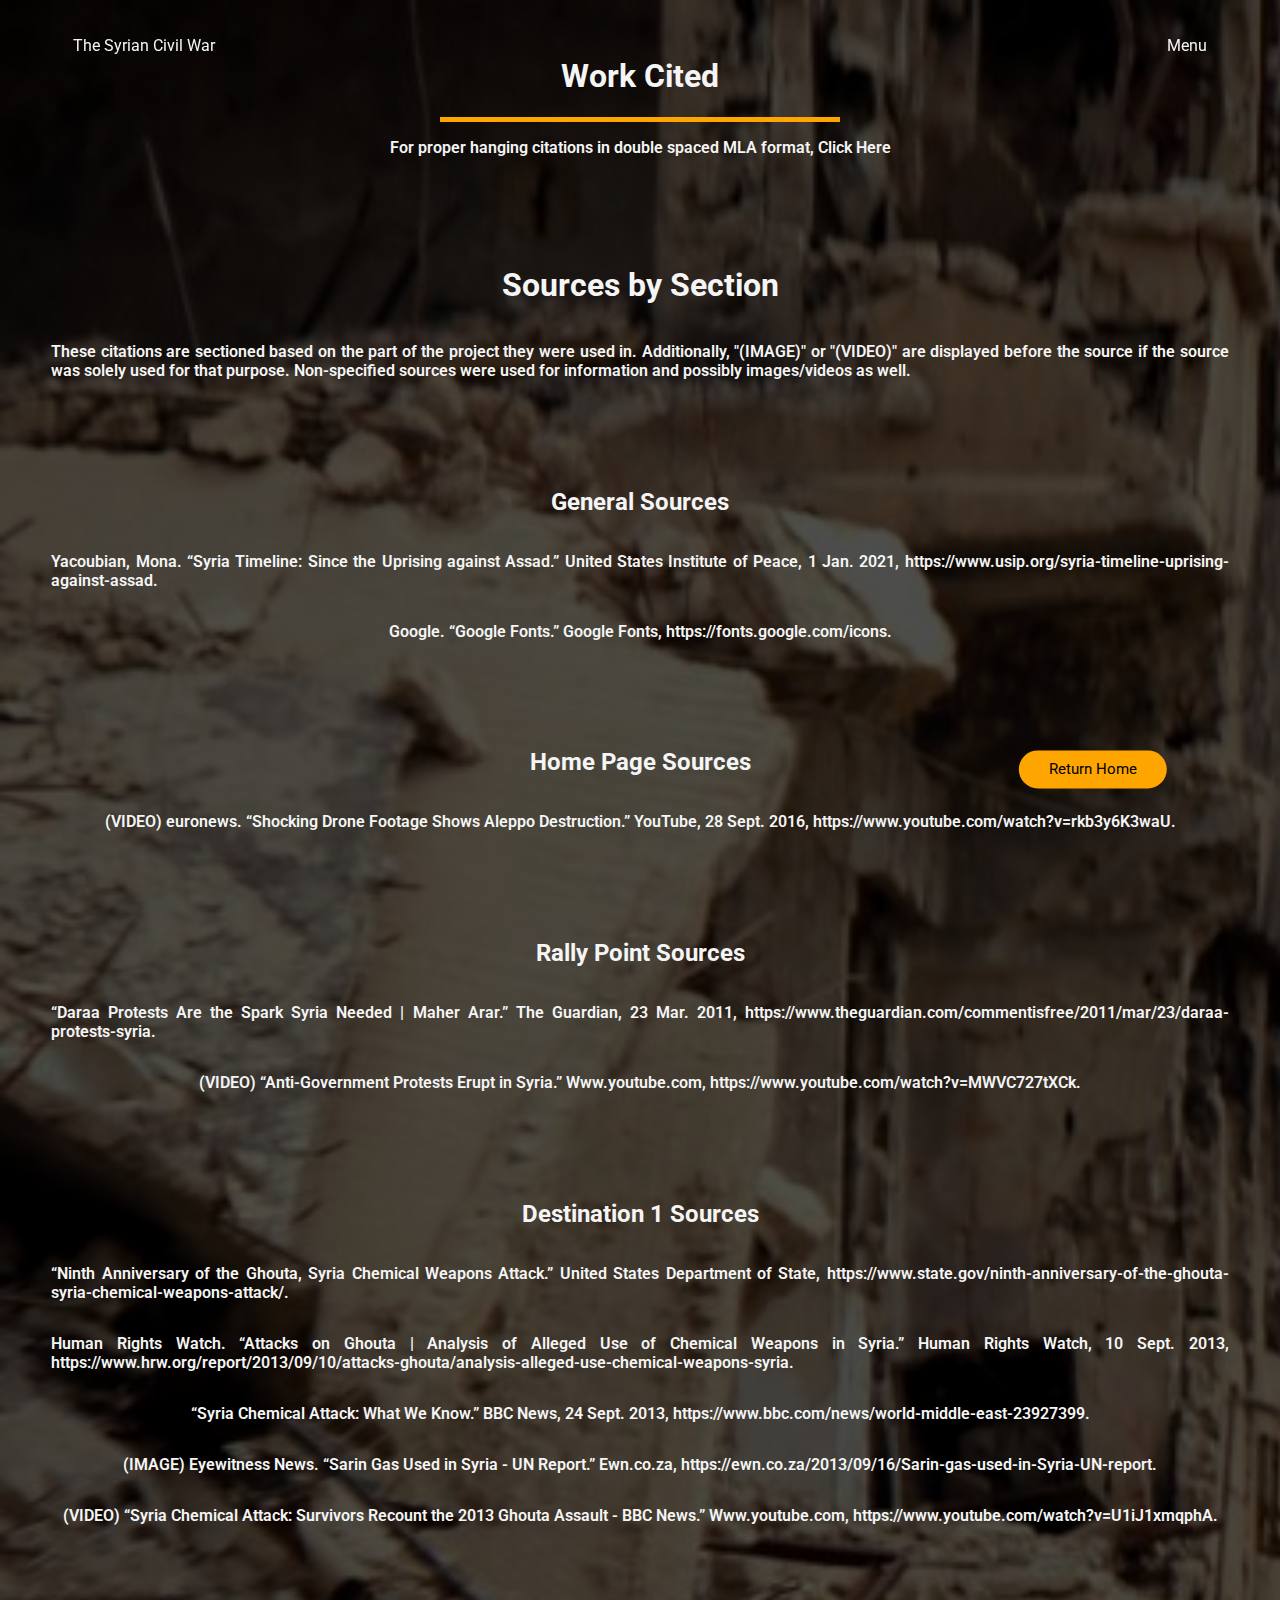
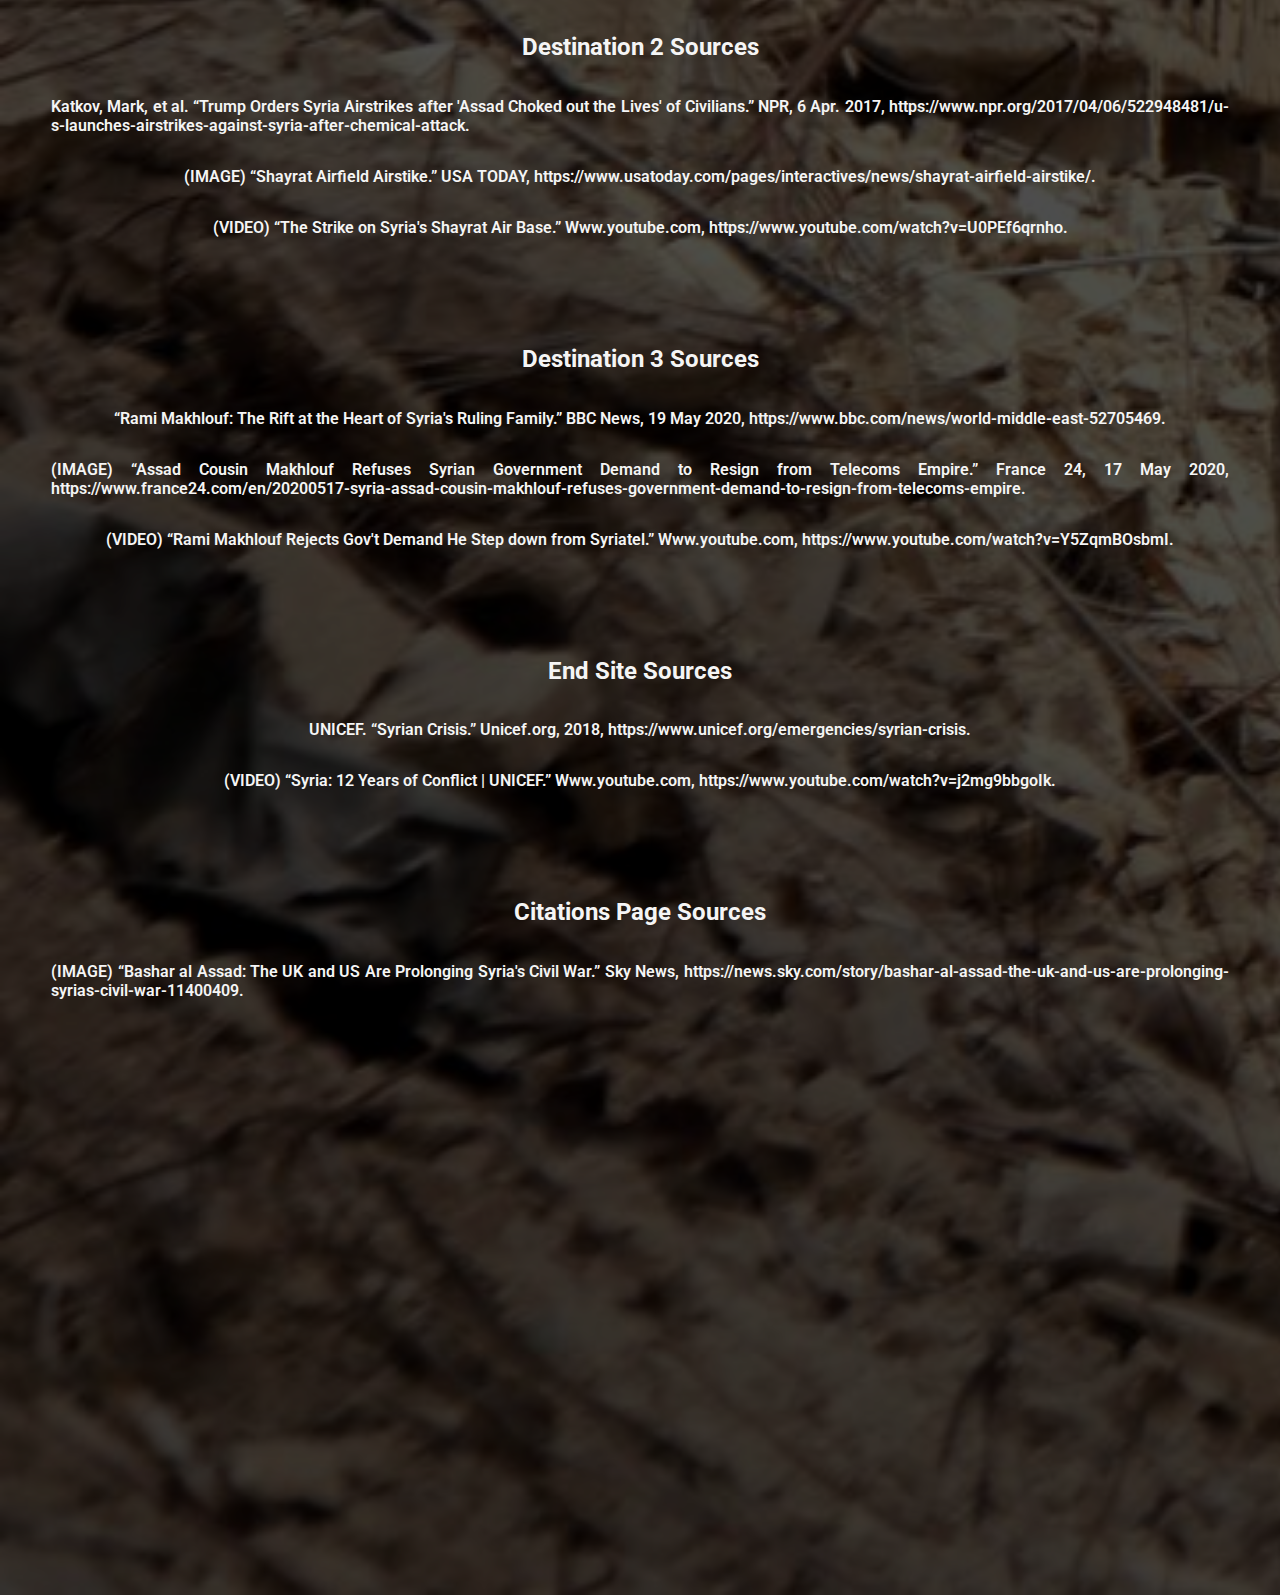
<file: citations.html>
<!DOCTYPE html>
<html lang="en">
<head>
    <meta charset="UTF-8">
    <meta http-equiv="X-UA-Compatible" content="IE=edge">
    <meta name="viewport" content="width=device-width, initial-scale=1.0">
    <link rel="stylesheet" href="styles.css">
    <link href="https://fonts.googleapis.com/css2?family=Roboto&display=swap" rel="stylesheet">
    <link href="https://fonts.googleapis.com/icon?family=Material+Icons+Outlined" rel="stylesheet">
    <link rel="stylesheet" href="https://fonts.googleapis.com/css2?family=Material+Symbols+Outlined:opsz,wght,FILL,GRAD@48,400,0,0" />
    <title>Work Cited</title>
</head>
<body style="background-color: black;">
    <div class="main-container" style="height:100vh;">
            <nav class="nav-bar" id="nav">
                <div class="item left-side" id="lNav">
                    <a class='no-style-link' href="index.html">The Syrian Civil War</a>
                </div>
                <div class="item center" id="cNav" style="opacity:0;">
                    Work Cited
                </div>
                <div class="item right-side" id="rNav" style="cursor:pointer" onclick="toggleMenu()">
                    Menu
                </div>
            </nav>

            <div class="content-page">
                <img src="citations.jpg" style="z-index:0; position:absolute; height:355vh; min-width: 100vw;  opacity: 0.3;">
                <a id="contactButton" href="index.html" class="contact-button">  Return Home </a>
                <div class="hidden-overlay" id="hidden-overlay" style="width:100vw; height:100vh; display:none; z-index: 4; position: absolute; " onclick="hideMenu()"></div>
                <aside class="sidebar" id="sideMenu">
                    <ol class="hover-anim">
                        <li><a class="no-style-link" href="index.html">Home</a></li>
                        <li><a class="no-style-link" href="rally-point.html">Rally Point</a></li>
                        <li><a class="no-style-link" href="destination1.html">Destination 1</a></li>
                        <li><a class="no-style-link" href="destination2.html">Destination 2</a></li>
                        <li><a class="no-style-link" href="destination3.html">Destination 3</a></li>
                        <li><a class="no-style-link" href="end-site.html">End Site</a></li>
                        <li><a class="no-style-link" href="citations.html">Citations</a></li>
                    </ol>
                </aside>
                <div class="details" onclick="hideMenu()" style="font-weight: 600;">
                    <div class="detail detail1">
                        <h1> Work Cited</h1>
                        <div class="underline lSlide-anim"></div>
                        <p> 
                            For proper hanging citations in double spaced MLA format, <a class="no-style-link" target="_blank" href="https://1drv.ms/w/s!AkZdFGJWAWfQnKAMjmI4PzI7-OJ2dg?e=hoxqkH"> Click Here</a>
                        </p>
                        
                    </div>
                    <div class="detail detail2">
                        <h1> Sources by Section</h1>
                        <p>
                            These citations are sectioned based on the part of the project they were used in. Additionally, "(IMAGE)" or
                            "(VIDEO)" are displayed before the source if the source was solely used for that purpose. Non-specified 
                            sources were used for information and possibly images/videos as well.
                        </p>   
                    </div>
                    <div class="detail detail3">
                        <h2>General Sources</h2>
                   
                        <p>Yacoubian, Mona. “Syria Timeline: Since the Uprising against Assad.” United States Institute of Peace, 1 
                            Jan. 2021, <a class="no-style-link" href="https://www.usip.org/syria-timeline-uprising-against-assad" target="_blank">https://www.usip.org/syria-timeline-uprising-against-assad.</a>
                        </p>
                        <p>
                            Google. “Google Fonts.” Google Fonts, <a class="no-style-link" href="https://fonts.google.com/icons" target="_blank">https://fonts.google.com/icons.</a>
                        </p>
                   
                    </div>
                    <div class="detail detail4">
                        <h2>Home Page Sources</h2>
                   
                        <p>
                            (VIDEO) euronews. “Shocking Drone Footage Shows Aleppo Destruction.” YouTube, 28 Sept. 2016, 
                            <a class="no-style-link" href="https://www.youtube.com/watch?v=rkb3y6K3waU" target="_blank">https://www.youtube.com/watch?v=rkb3y6K3waU.</a>  
                        </p>
                   
                    </div>
                   <div class="detail detail4">
                        <h2>Rally Point Sources</h2>
                        <p>
                            “Daraa Protests Are the Spark Syria Needed | Maher Arar.” The Guardian, 23 Mar. 2011, 
                            <a class="no-style-link" href="https://www.theguardian.com/commentisfree/2011/mar/23/daraa-protests-syria" target="_blank"> https://www.theguardian.com/commentisfree/2011/mar/23/daraa-protests-syria.</a>
                        </p>

                        <p>
                            (VIDEO) “Anti-Government Protests Erupt in Syria.” Www.youtube.com, <a class="no-style-link" href="https://www.youtube.com/watch?v=MWVC727tXCk" target="_blank">https://www.youtube.com/watch?v=MWVC727tXCk.</a> 
                        </p>
                   
                    </div>
                    <div class="detail detail5">
                        <h2>Destination 1 Sources</h2>
                   
                        <p>
                            “Ninth Anniversary of the Ghouta, Syria Chemical Weapons Attack.” United States Department of State, 
                            <a class="no-style-link" target="_blank" href="https://www.state.gov/ninth-anniversary-of-the-ghouta-syria-chemical-weapons-attack/"> https://www.state.gov/ninth-anniversary-of-the-ghouta-syria-chemical-weapons-attack/.</a>
                        </p>
                        <p>
                            Human Rights Watch. “Attacks on Ghouta | Analysis of Alleged Use of Chemical Weapons in Syria.” 
                            Human Rights Watch, 10 Sept. 2013, 
                            <a class="no-style-link" target="_blank" href="https://www.hrw.org/report/2013/09/10/attacks-ghouta/analysis-alleged-use-chemical-weapons-syria">https://www.hrw.org/report/2013/09/10/attacks-ghouta/analysis-alleged-use-chemical-weapons-syria.</a>
                        </p>

                        <p>
                            “Syria Chemical Attack: What We Know.” BBC News, 24 Sept. 2013, 
                            <a class="no-style-link" target="_blank" href="https://www.bbc.com/news/world-middle-east-23927399">https://www.bbc.com/news/world-middle-east-23927399.</a>
                        </p>
                        
                        <p>
                            (IMAGE) Eyewitness News. “Sarin Gas Used in Syria - UN Report.” 
                            Ewn.co.za, 
                            <a class="no-style-link" target="_blank" href="https://ewn.co.za/2013/09/16/Sarin-gas-used-in-Syria-UN-report">https://ewn.co.za/2013/09/16/Sarin-gas-used-in-Syria-UN-report.</a>
                        </p>

                        <p>
                            (VIDEO) “Syria Chemical Attack: Survivors Recount the 2013 Ghouta Assault - BBC News.” Www.youtube.com, 
                            <a class="no-style-link" target="_blank" href="https://www.youtube.com/watch?v=U1iJ1xmqphA">https://www.youtube.com/watch?v=U1iJ1xmqphA.</a>
                        </p>
                    </div>

                    <div class="detail detail6">
                        <h2>Destination 2 Sources</h2>
                        <p>
                            Katkov, Mark, et al. “Trump Orders Syria Airstrikes after 'Assad Choked out the Lives' of Civilians.”
                            NPR, 6 Apr. 2017, 
                            <a class="no-style-link" target="_blank" href="https://www.npr.org/2017/04/06/522948481/u-s-launches-airstrikes-against-syria-after-chemical-attack">https://www.npr.org/2017/04/06/522948481/u-s-launches-airstrikes-against-syria-after-chemical-attack.</a>
                        </p>      
                        
                        <p>
                            (IMAGE) “Shayrat Airfield Airstike.” USA TODAY, 
                            <a class="no-style-link" target="_blank" href="https://www.usatoday.com/pages/interactives/news/shayrat-airfield-airstike/">https://www.usatoday.com/pages/interactives/news/shayrat-airfield-airstike/.</a>
                        </p>

                        <p>
                            (VIDEO) “The Strike on Syria's Shayrat Air Base.” Www.youtube.com, 
                            <a class="no-style-link" target="_blank" href="https://www.youtube.com/watch?v=U0PEf6qrnho">https://www.youtube.com/watch?v=U0PEf6qrnho.</a>
                        </p>
                    </div>
                    <div class="detail detail7">
                        <h2>Destination 3 Sources</h2>
                        <p>
                            “Rami Makhlouf: The Rift at the Heart of Syria's Ruling Family.” BBC News, 19 May 2020, 
                            <a class="no-style-link" target="_blank" href="https://www.bbc.com/news/world-middle-east-52705469">https://www.bbc.com/news/world-middle-east-52705469.</a>
                        </p>

                        <p>
                            (IMAGE) “Assad Cousin Makhlouf Refuses Syrian Government Demand to Resign from Telecoms Empire.” 
                            France 24, 17 May 2020, 
                            <a class="no-style-link" target="_blank" href="https://www.france24.com/en/20200517-syria-assad-cousin-makhlouf-refuses-government-demand-to-resign-from-telecoms-empire">https://www.france24.com/en/20200517-syria-assad-cousin-makhlouf-refuses-government-demand-to-resign-from-telecoms-empire.</a>
                        </p>

                        <p>
                            (VIDEO) “Rami Makhlouf Rejects Gov't Demand He Step down from Syriatel.” Www.youtube.com, 
                            <a class="no-style-link" target="_blank" href="https://www.youtube.com/watch?v=Y5ZqmBOsbmI">https://www.youtube.com/watch?v=Y5ZqmBOsbmI.</a>
                        </p>
                    </div>
                    <div class="detail detail8">
                        <h2>End Site Sources</h2>
                        <p>
                            UNICEF. “Syrian Crisis.” Unicef.org, 2018, 
                            <a class="no-style-link" target="_blank" href="https://www.unicef.org/emergencies/syrian-crisis">https://www.unicef.org/emergencies/syrian-crisis.</a>
                        </p>

                        <p>
                            (VIDEO) “Syria: 12 Years of Conflict | UNICEF.” Www.youtube.com, 
                            <a class="no-style-link" target="_blank" href="https://www.youtube.com/watch?v=j2mg9bbgoIk">https://www.youtube.com/watch?v=j2mg9bbgoIk.</a>
                        </p>
                    </div>

                    <div class="detail detail9">
                        <h2>Citations Page Sources</h2>
                        <p>
                            (IMAGE) “Bashar al Assad: The UK and US Are Prolonging Syria's Civil War.” Sky News, 
                            <a class="no-style-link" target="_blank" href="https://news.sky.com/story/bashar-al-assad-the-uk-and-us-are-prolonging-syrias-civil-war-11400409">https://news.sky.com/story/bashar-al-assad-the-uk-and-us-are-prolonging-syrias-civil-war-11400409.</a> 
                        </p>
                    </div>
                </div>
            </div>
    </div>
</body>
</html>
<script src="general.js"></script>
</file>
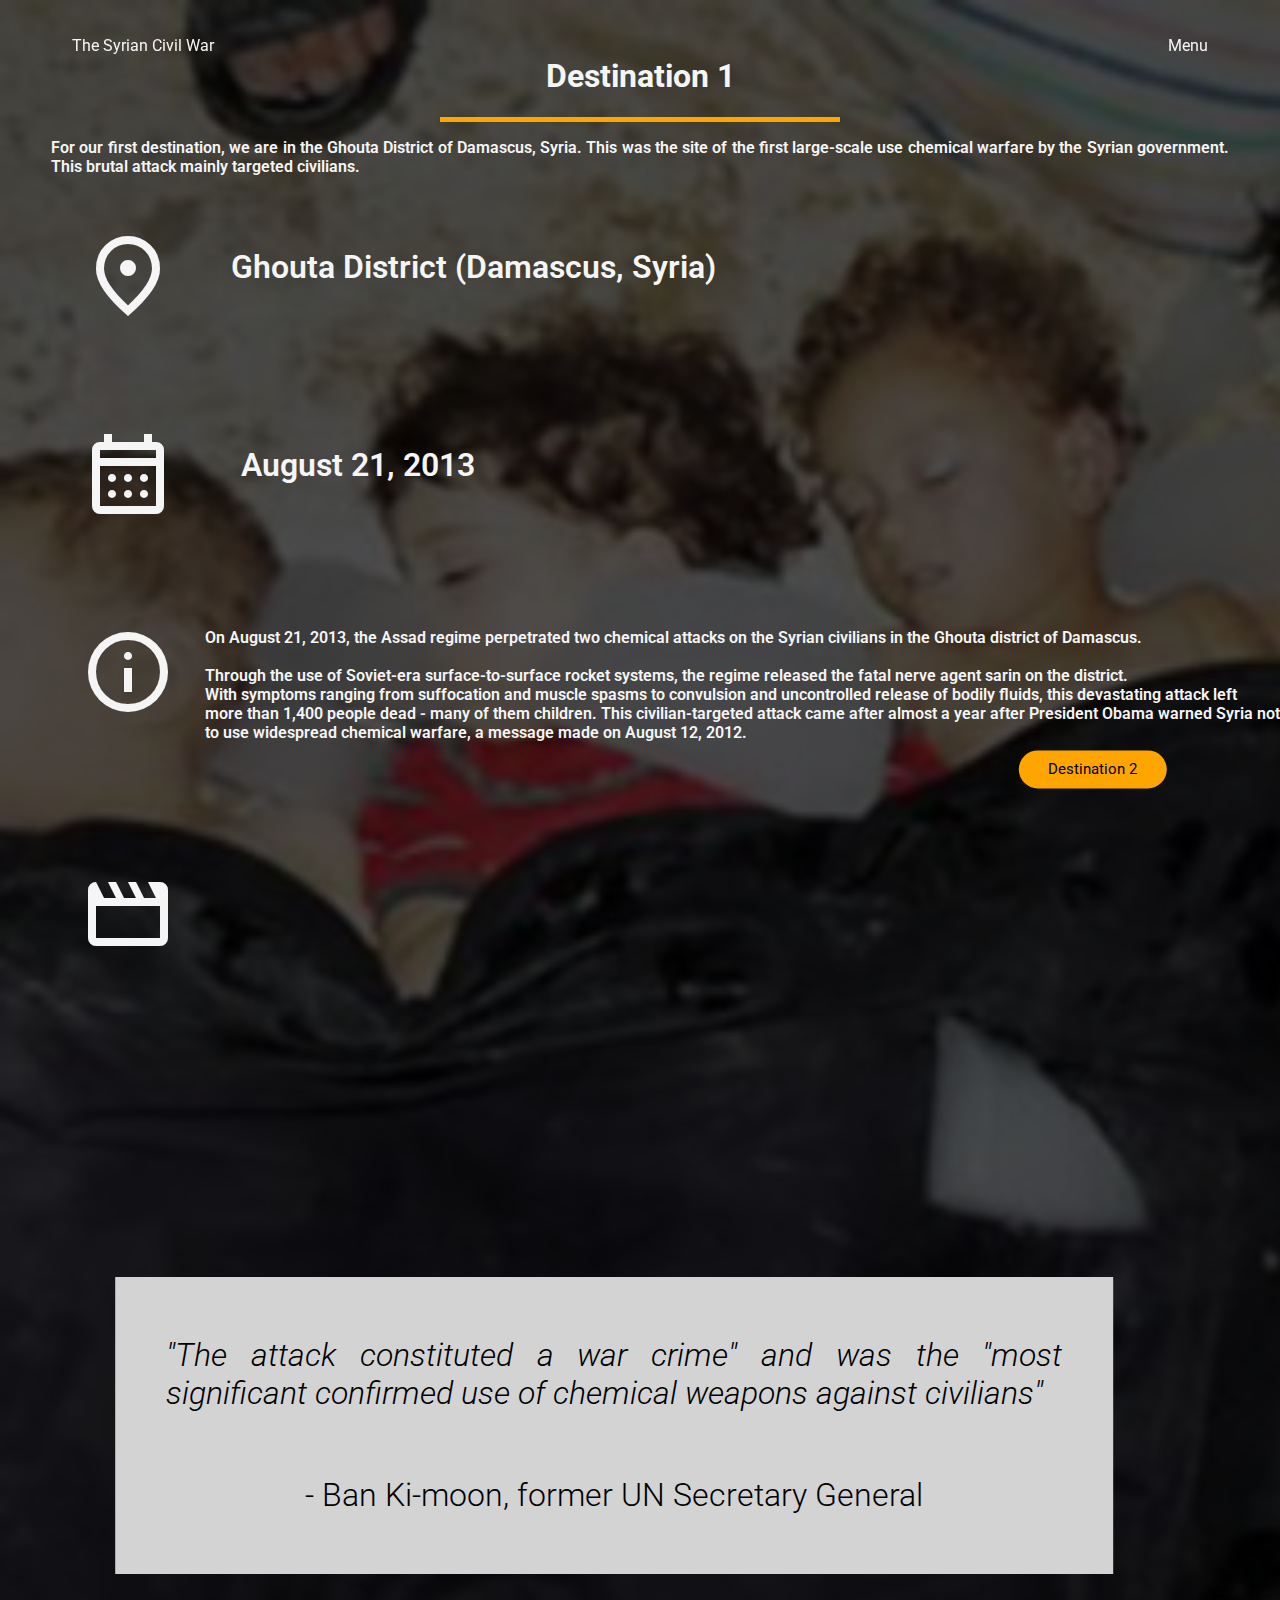
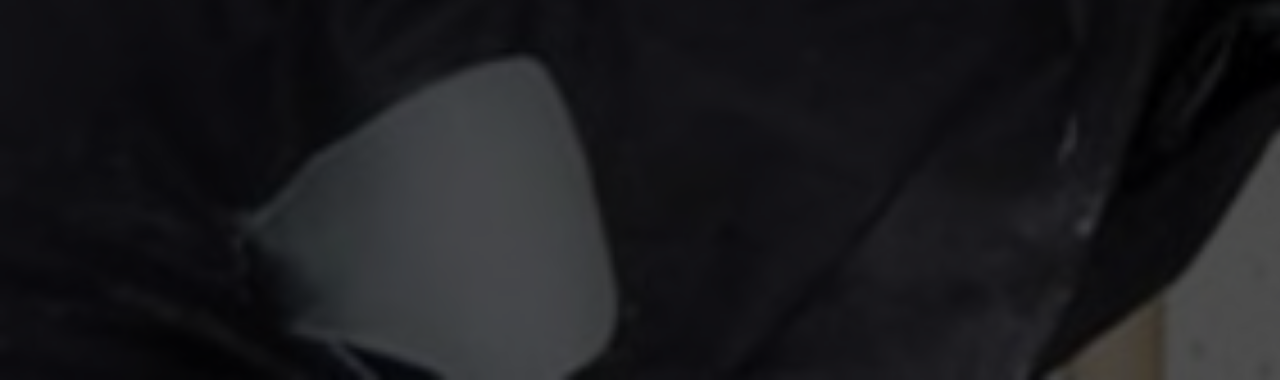
<file: destination1.html>
<!DOCTYPE html>
<html lang="en">
<head>
    <meta charset="UTF-8">
    <meta http-equiv="X-UA-Compatible" content="IE=edge">
    <meta name="viewport" content="width=device-width, initial-scale=1.0">
    <link rel="stylesheet" href="styles.css">
    <link href="https://fonts.googleapis.com/css2?family=Roboto&display=swap" rel="stylesheet">
    <link href="https://fonts.googleapis.com/icon?family=Material+Icons+Outlined" rel="stylesheet">
    <link rel="stylesheet" href="https://fonts.googleapis.com/css2?family=Material+Symbols+Outlined:opsz,wght,FILL,GRAD@48,400,0,0" />
    <title>Destination 1</title>
</head>
<body style="background-color: black;">
    <div class="main-container" style="height:100vh;">
            <nav class="nav-bar" id="nav">
                <div class="item left-side" id="lNav">
                    <a class='no-style-link' href="index.html">The Syrian Civil War</a>
                </div>
                <div class="item center" id="cNav" style="opacity:0;">
                    Destination 1
                </div>
                <div class="item right-side" id="rNav" style="cursor:pointer" onclick="toggleMenu()">
                    Menu
                </div>
            </nav>

            <div class="content-page">
                <img src="destination1.jfif" style="z-index:0; position:absolute; height:220vh; min-width: 100vw;  opacity: 0.3;">
                <a id="contactButton" href="destination2.html" class="contact-button">  Destination 2</a>
                <div class="hidden-overlay" id="hidden-overlay" style="width:100vw; height:100vh; display:none; z-index: 4; position: absolute; " onclick="hideMenu()"></div>
                <aside class="sidebar" id="sideMenu">
                    <ol class="hover-anim">
                        <li><a class="no-style-link" href="index.html">Home</a></li>
                        <li><a class="no-style-link" href="rally-point.html">Rally Point</a></li>
                        <li><a class="no-style-link" href="destination1.html">Destination 1</a></li>
                        <li><a class="no-style-link" href="destination2.html">Destination 2</a></li>
                        <li><a class="no-style-link" href="destination3.html">Destination 3</a></li>
                        <li><a class="no-style-link" href="end-site.html">End Site</a></li>
                        <li><a class="no-style-link" href="citations.html">Citations</a></li>
                    </ol>
                </aside>
                <div class="details" onclick="hideMenu()" style="font-weight: 600;">
                    <div class="detail detail1">
                        <h1> Destination 1</h1>
                        <div class="underline lSlide-anim"></div>
                        <p> 
                            For our first destination, we are in the Ghouta District of Damascus, Syria. This was the site of the first
                            large-scale use chemical warfare by the Syrian government. This brutal attack mainly targeted civilians. 
                        </p>
                        
                    </div>
                    <div class="detail detail2">
                        <span class="material-symbols-outlined" style="transform:scale(4) translateX(-10vw); align-self: center;">
                            location_on
                            </span>
                        <p style="font-size: xx-large; transform:translateY(-8vh) translateX(-13vw);" class="same-line-text">Ghouta District (Damascus, Syria) </p>
                    </div>

                   <div class="detail detail3">
                    <span class="material-symbols-outlined"style="transform:scale(4) translateX(-10vw); align-self: center;">
                        calendar_month
                        </span>
                        <p style="font-size: xx-large; transform:translateY(-8vh) translateX(-22vw);" class="same-line-text">August 21, 2013</p>
                    </div>
                    
                    <div class="detail detail4" >
                        <span class="material-symbols-outlined"style="transform:scale(4) translateX(-10vw); align-self: center;">
                            info
                            </span>
                            <p style="transform:translateY(-8vh) translateX(8vw) ;" class="same-line-text">
                                On August 21, 2013, the Assad regime perpetrated two chemical attacks on the Syrian civilians in the 
                                Ghouta district of Damascus. <br><br> Through the use of Soviet-era surface-to-surface rocket systems, the 
                                regime released the fatal nerve agent sarin on the district. <br> With symptoms ranging from suffocation 
                                and muscle spasms to convulsion and uncontrolled release of bodily fluids, this devastating attack left 
                                <br> more than 1,400 people dead - many of them children. This civilian-targeted attack came after almost
                                a year after President Obama warned Syria not <br> to use widespread chemical warfare, a message made on August 12, 
                                2012. 
                            </p>
                        </div>
                        <div class="detail detail5">
                            <span class="material-symbols-outlined"style="transform:scale(4) translateX(-10vw); align-self: center;">
                                movie
                            </span>
                            <iframe style="transform: translateY(-15vh);" width="560" height="315" src="https://www.youtube.com/embed/U1iJ1xmqphA" title="YouTube video player" frameborder="0" allow="accelerometer; autoplay; clipboard-write; encrypted-media; gyroscope; picture-in-picture; web-share" allowfullscreen></iframe>
                        </div>
                        <div class="detail detail6" style="height: 25vh; width: 70vw; background-color: lightgray; color:black; justify-content: center; align-content: center; transform: translateX(9vw); font-size: xx-large; font-weight: 300;">
                            <p style="font-style: italic;">
                                "The attack constituted a war crime" and was the "most significant confirmed use of chemical weapons
                                 against civilians"
                                </p>

                            <p> - Ban Ki-moon, former UN Secretary General</p>
                        </div>
                </div>
            </div>
    </div>
</body>
</html>
<script src="general.js"></script>
</file>
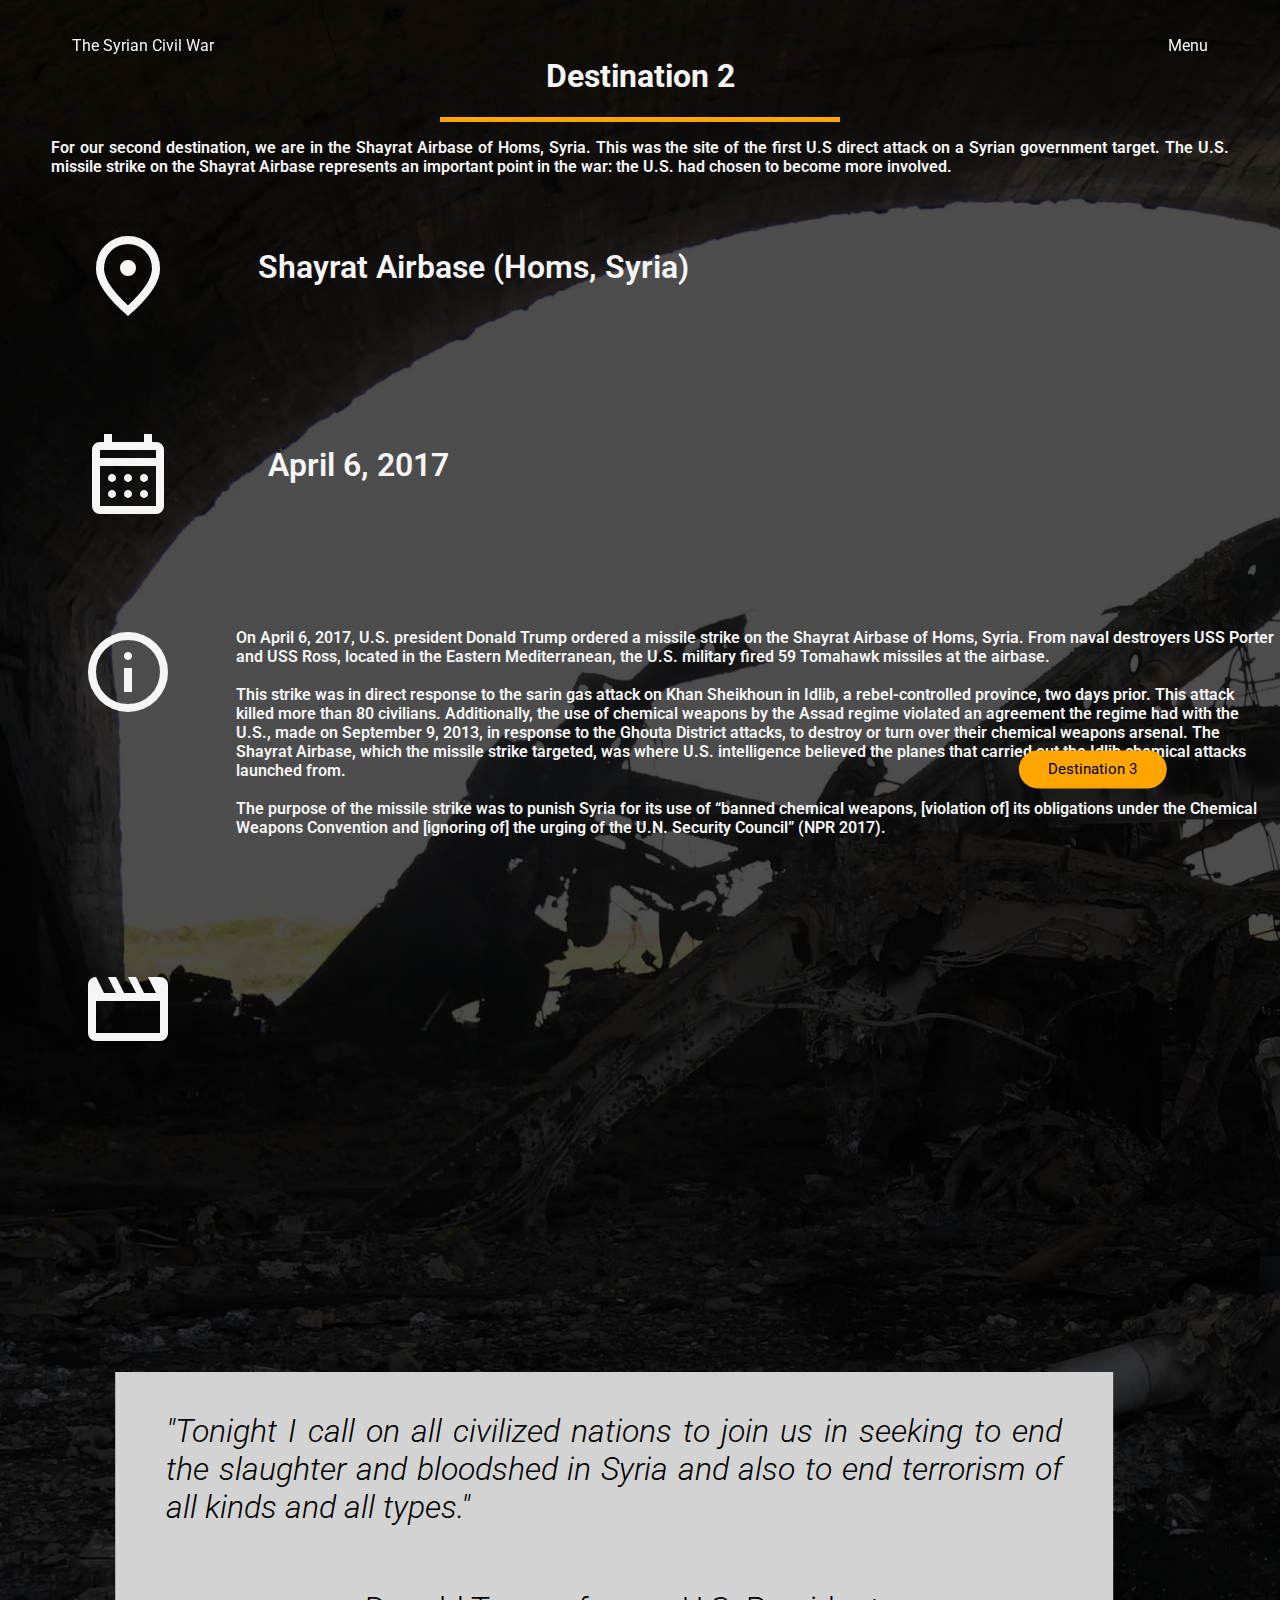
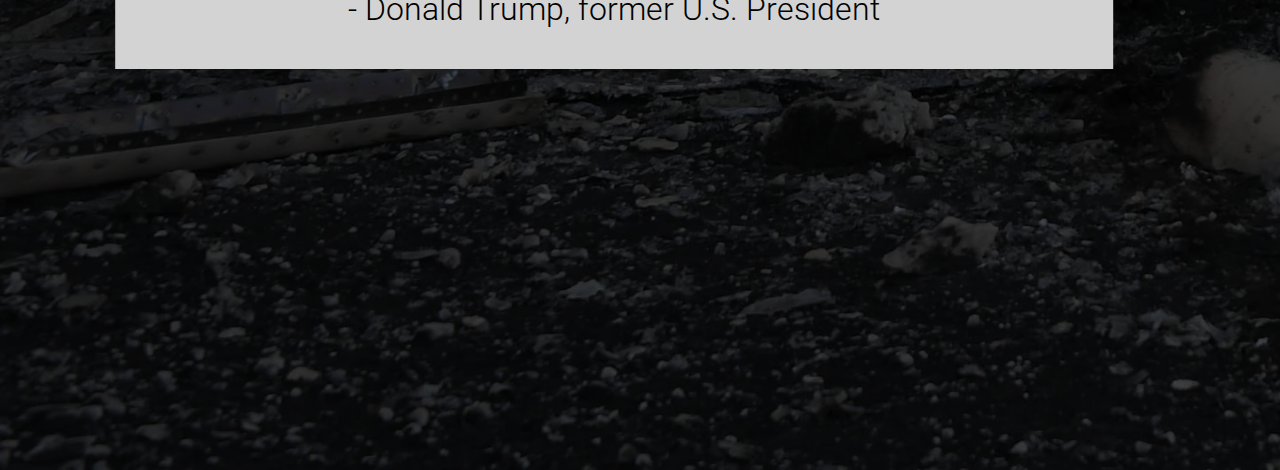
<file: destination2.html>
<!DOCTYPE html>
<html lang="en">
<head>
    <meta charset="UTF-8">
    <meta http-equiv="X-UA-Compatible" content="IE=edge">
    <meta name="viewport" content="width=device-width, initial-scale=1.0">
    <link rel="stylesheet" href="styles.css">
    <link href="https://fonts.googleapis.com/css2?family=Roboto&display=swap" rel="stylesheet">
    <link href="https://fonts.googleapis.com/icon?family=Material+Icons+Outlined" rel="stylesheet">
    <link rel="stylesheet" href="https://fonts.googleapis.com/css2?family=Material+Symbols+Outlined:opsz,wght,FILL,GRAD@48,400,0,0" />
    <title>Destination 2</title>
</head>
<body style="background-color: black;">
    <div class="main-container" style="height:100vh;">
            <nav class="nav-bar" id="nav">
                <div class="item left-side" id="lNav">
                    <a class='no-style-link' href="index.html">The Syrian Civil War</a>
                </div>
                <div class="item center" id="cNav" style="opacity:0;">
                    Destination 2
                </div>
                <div class="item right-side" id="rNav" style="cursor:pointer" onclick="toggleMenu()">
                    Menu
                </div>
            </nav>

            <div class="content-page">
                <img src="destination2.webp" style="z-index:0; position:absolute; height:230vh; min-width: 100vw;  opacity: 0.3;">
                <a id="contactButton" href="destination3.html" class="contact-button">  Destination 3</a>
                <div class="hidden-overlay" id="hidden-overlay" style="width:100vw; height:100vh; display:none; z-index: 4; position: absolute; " onclick="hideMenu()"></div>
                <aside class="sidebar" id="sideMenu">
                    <ol class="hover-anim">
                        <li><a class="no-style-link" href="index.html">Home</a></li>
                        <li><a class="no-style-link" href="rally-point.html">Rally Point</a></li>
                        <li><a class="no-style-link" href="destination1.html">Destination 1</a></li>
                        <li><a class="no-style-link" href="destination2.html">Destination 2</a></li>
                        <li><a class="no-style-link" href="destination3.html">Destination 3</a></li>
                        <li><a class="no-style-link" href="end-site.html">End Site</a></li>
                        <li><a class="no-style-link" href="citations.html">Citations</a></li>
                    </ol>
                </aside>
                <div class="details" onclick="hideMenu()" style="font-weight: 600;">
                    <div class="detail detail1">
                        <h1> Destination 2</h1>
                        <div class="underline lSlide-anim"></div>
                        <p> 
                            For our second destination, we are in the Shayrat Airbase of Homs, Syria. This was the site of the first
                            U.S direct attack on a Syrian government target. The U.S. missile strike on the Shayrat Airbase represents an
                            important point in the war: the U.S. had chosen to become more involved.
                        </p>
                        
                    </div>
                    <div class="detail detail2">
                        <span class="material-symbols-outlined" style="transform:scale(4) translateX(-10vw); align-self: center;">
                            location_on
                            </span>
                        <p style="font-size: xx-large; transform:translateY(-8vh) translateX(-13vw);" class="same-line-text">Shayrat Airbase (Homs, Syria) </p>
                    </div>

                   <div class="detail detail3">
                    <span class="material-symbols-outlined"style="transform:scale(4) translateX(-10vw); align-self: center;">
                        calendar_month
                        </span>
                        <p style="font-size: xx-large; transform:translateY(-8vh) translateX(-22vw);" class="same-line-text">April 6, 2017</p>
                    </div>
                    
                    <div class="detail detail4" >
                        <span class="material-symbols-outlined"style="transform:scale(4) translateX(-10vw); align-self: center;">
                            info
                            </span>
                            <p style="transform:translateY(-8vh) translateX(9vw) ;" class="same-line-text">
                                On April 6, 2017, U.S. president Donald Trump ordered a missile strike on the Shayrat Airbase of Homs, 
                                Syria. From naval destroyers USS Porter <br> and USS Ross, located in the Eastern Mediterranean, the U.S. 
                                military fired 59 Tomahawk missiles at the airbase. 
                                <br><br>
                                This strike was in direct response to the sarin gas attack on Khan Sheikhoun in Idlib, a rebel-controlled
                                province, two days prior. This attack <br> killed more than 80 civilians. Additionally, the use of chemical 
                                weapons by the Assad regime violated an agreement the regime had with the <br> U.S., made on September 9, 2013,
                                in response to the Ghouta District attacks, to destroy or turn over their chemical weapons arsenal. The 
                                 <br> Shayrat Airbase, which the missile strike targeted, was where U.S. intelligence believed the planes that
                                carried out the Idlib chemical attacks <br> launched from. 
                                <br><br>    
                                The purpose of the missile strike was to punish Syria for its use of 
                                “banned chemical weapons, [violation of] its obligations under the Chemical <br> Weapons Convention and 
                                [ignoring of] the urging of the U.N. Security Council” (NPR 2017).
                                
                            </p>
                        </div>
                        <div class="detail detail5">
                            <span class="material-symbols-outlined"style="transform:scale(4) translateX(-10vw); align-self: center;">
                                movie
                            </span>
                            <iframe style="transform: translateY(-15vh);" width="560" height="315" src="https://www.youtube.com/embed/U0PEf6qrnho" title="YouTube video player" frameborder="0" allow="accelerometer; autoplay; clipboard-write; encrypted-media; gyroscope; picture-in-picture; web-share" allowfullscreen></iframe>
                        </div>
                        <div class="detail detail6" style="height: 25vh; width: 70vw; background-color: lightgray; color:black; justify-content: center; align-content: center; transform: translateX(9vw); font-size: xx-large; font-weight: 300;">
                            <p style="font-style: italic;">
                                "Tonight I call on all civilized nations to join us in seeking to end the slaughter and bloodshed in 
                                Syria and also to end terrorism of all kinds and all types."
                                </p>

                            <p> - Donald Trump, former U.S. President</p>
                        </div>
                </div>
            </div>
    </div>
</body>
</html>
<script src="general.js"></script>
</file>
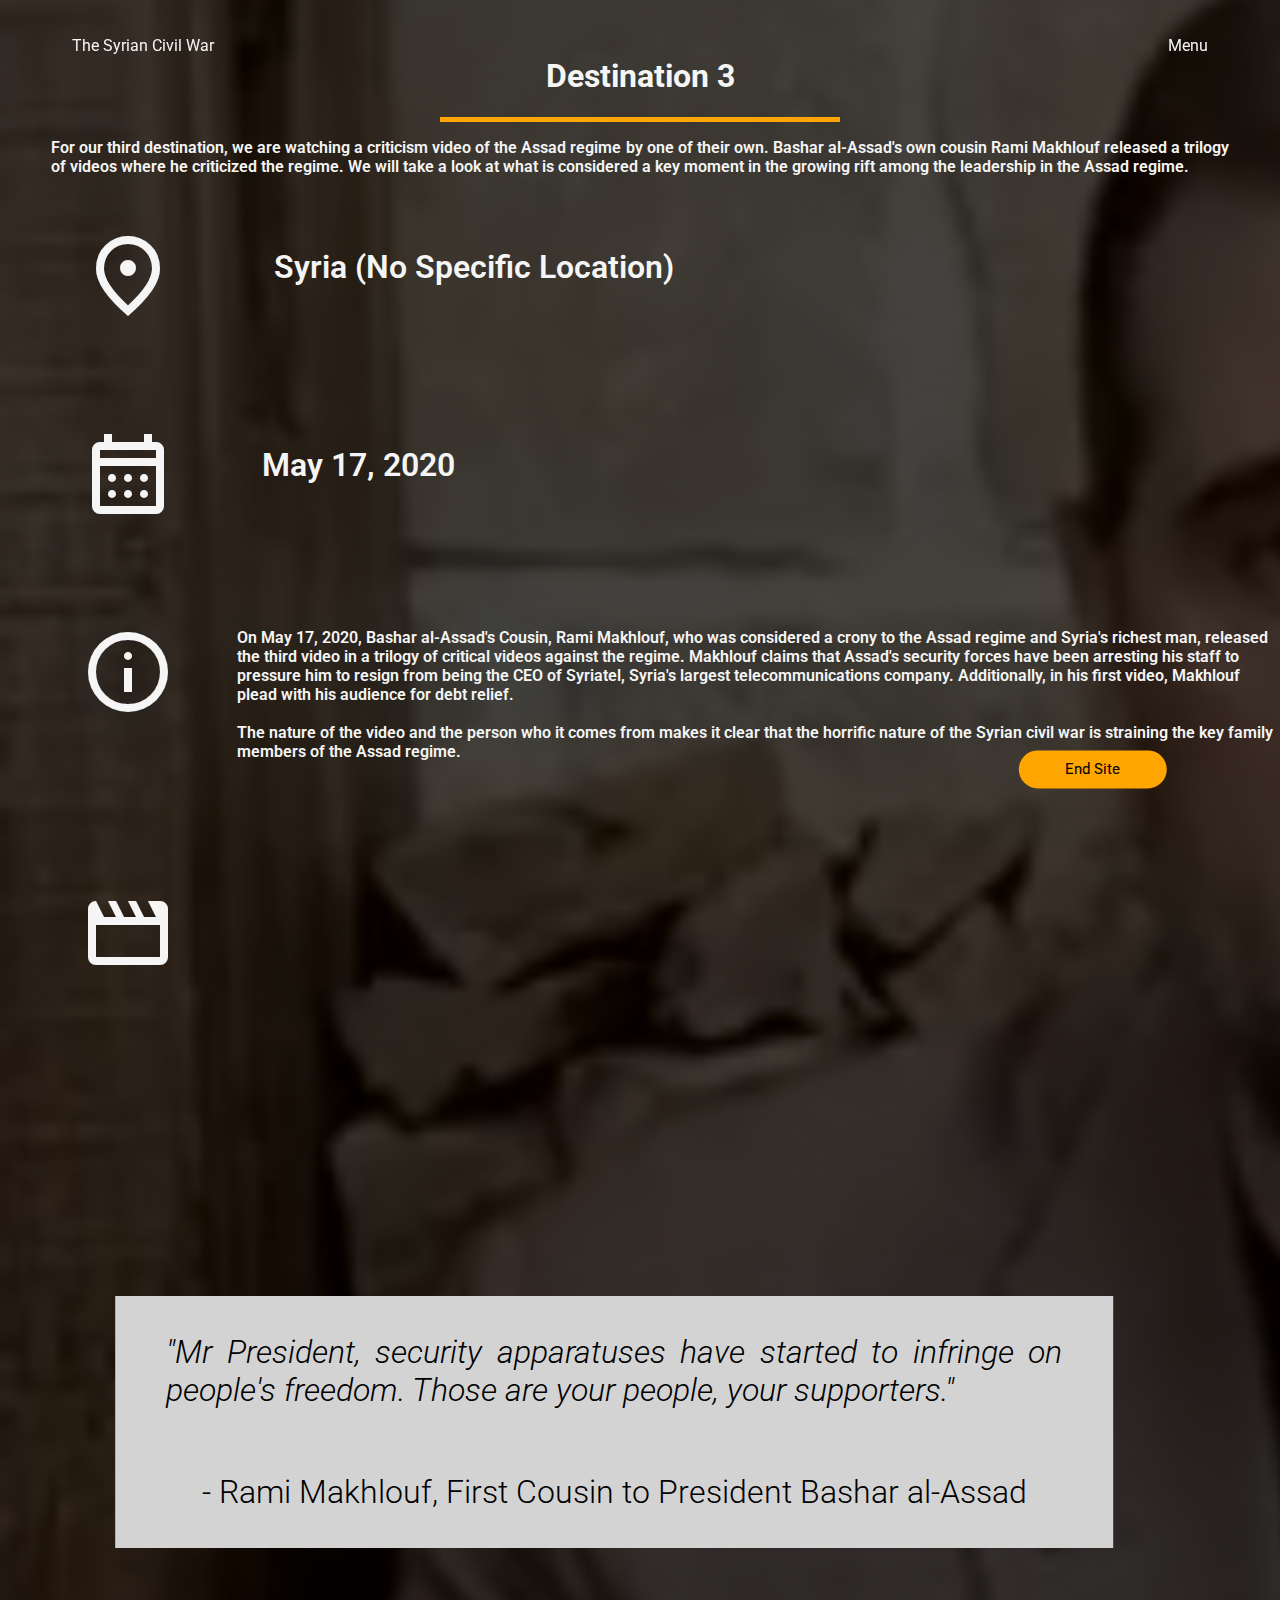
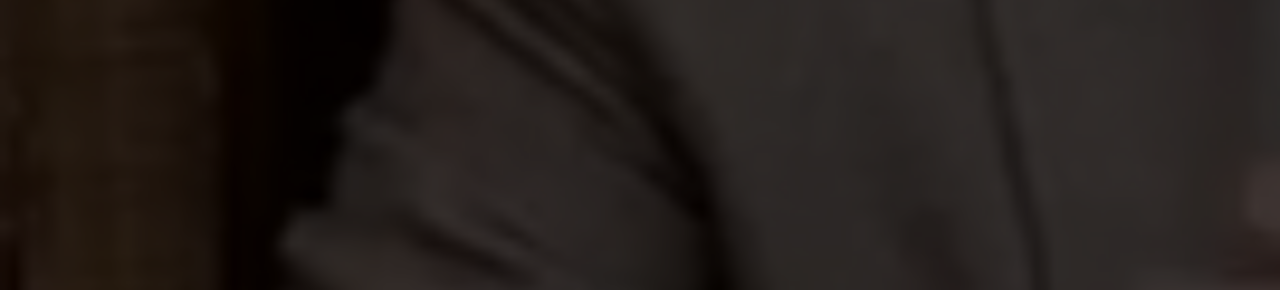
<file: destination3.html>
<!DOCTYPE html>
<html lang="en">
<head>
    <meta charset="UTF-8">
    <meta http-equiv="X-UA-Compatible" content="IE=edge">
    <meta name="viewport" content="width=device-width, initial-scale=1.0">
    <link rel="stylesheet" href="styles.css">
    <link href="https://fonts.googleapis.com/css2?family=Roboto&display=swap" rel="stylesheet">
    <link href="https://fonts.googleapis.com/icon?family=Material+Icons+Outlined" rel="stylesheet">
    <link rel="stylesheet" href="https://fonts.googleapis.com/css2?family=Material+Symbols+Outlined:opsz,wght,FILL,GRAD@48,400,0,0" />
    <title>Destination 3</title>
</head>
<body style="background-color: black;">
    <div class="main-container" style="height:100vh;">
            <nav class="nav-bar" id="nav">
                <div class="item left-side" id="lNav">
                    <a class='no-style-link' href="index.html">The Syrian Civil War</a>
                </div>
                <div class="item center" id="cNav" style="opacity:0;">
                    Destination 3
                </div>
                <div class="item right-side" id="rNav" style="cursor:pointer" onclick="toggleMenu()">
                    Menu
                </div>
            </nav>

            <div class="content-page">
                <img src="destination3.png" style="z-index:0; position:absolute; height:210vh; min-width: 100vw;  opacity: 0.3;">
                <a id="contactButton" href="end-site.html" class="contact-button">  End Site</a>
                <div class="hidden-overlay" id="hidden-overlay" style="width:100vw; height:100vh; display:none; z-index: 4; position: absolute; " onclick="hideMenu()"></div>
                <aside class="sidebar" id="sideMenu">
                    <ol class="hover-anim">
                        <li><a class="no-style-link" href="index.html">Home</a></li>
                        <li><a class="no-style-link" href="rally-point.html">Rally Point</a></li>
                        <li><a class="no-style-link" href="destination1.html">Destination 1</a></li>
                        <li><a class="no-style-link" href="destination2.html">Destination 2</a></li>
                        <li><a class="no-style-link" href="destination3.html">Destination 3</a></li>
                        <li><a class="no-style-link" href="end-site.html">End Site</a></li>
                        <li><a class="no-style-link" href="citations.html">Citations</a></li>
                    </ol>
                </aside>
                <div class="details" onclick="hideMenu()" style="font-weight: 600;">
                    <div class="detail detail1">
                        <h1> Destination 3</h1>
                        <div class="underline lSlide-anim"></div>
                        <p> 
                            For our third destination, we are watching a criticism video of the Assad regime by one of their own. 
                            Bashar al-Assad's own cousin Rami Makhlouf released a trilogy of videos where he criticized the regime.
                            We will take a look at what is considered a key moment in the growing rift among the leadership in the 
                            Assad regime. 
                        </p>
                        
                    </div>
                    <div class="detail detail2">
                        <span class="material-symbols-outlined" style="transform:scale(4) translateX(-10vw); align-self: center;">
                            location_on
                            </span>
                        <p style="font-size: xx-large; transform:translateY(-8vh) translateX(-13vw);" class="same-line-text">Syria (No Specific Location) </p>
                    </div>

                   <div class="detail detail3">
                    <span class="material-symbols-outlined"style="transform:scale(4) translateX(-10vw); align-self: center;">
                        calendar_month
                        </span>
                        <p style="font-size: xx-large; transform:translateY(-8vh) translateX(-22vw);" class="same-line-text">May 17, 2020</p>
                    </div>
                    
                    <div class="detail detail4" >
                        <span class="material-symbols-outlined"style="transform:scale(4) translateX(-10vw); align-self: center;">
                            info
                            </span>
                            <p style="transform:translateY(-8vh) translateX(9vw) ;" class="same-line-text">
                                On May 17, 2020, Bashar al-Assad's Cousin, Rami Makhlouf, who was considered a crony to the Assad regime
                                and Syria's richest man, released <br> the third video in a trilogy of critical videos against the regime. 
                                Makhlouf claims that Assad's security forces have been arresting his staff to <br> pressure him to resign from 
                                being the CEO of Syriatel, Syria's largest telecommunications company. Additionally, in his first video, 
                                Makhlouf <br> plead with his audience for debt relief. 
                                <br><br>
                                The nature of the video and the person who it comes from makes it clear that the horrific nature of the 
                                Syrian civil war is straining the key family <br> members of the Assad regime.  
                                
                                
                            </p>
                        </div>
                         
                        <div class="detail detail5">
                            <span class="material-symbols-outlined"style="transform:scale(4) translateX(-10vw); align-self: center;">
                                movie
                            </span>
                                <iframe style="transform: translateY(-15vh);" width="560" height="315" src="https://www.youtube.com/embed/Y5ZqmBOsbmI" title="YouTube video player" frameborder="0" allow="accelerometer; autoplay; clipboard-write; encrypted-media; gyroscope; picture-in-picture; web-share" allowfullscreen></iframe>
                        </div>
                        <div class="detail detail6" style="height: 20vh; width: 70vw; background-color: lightgray; color:black; justify-content: center; align-content: center; transform: translateX(9vw); font-size: xx-large; font-weight: 300;">
                            <p style="font-style: italic;">
                                "Mr President, security apparatuses have started to infringe on people's freedom. Those are your people,
                                your supporters."
                                </p>

                            <p> - Rami Makhlouf, First Cousin to President Bashar al-Assad</p>
                        </div>
                </div>
            </div>
    </div>
</body>
</html>
<script src="general.js"></script>
</file>
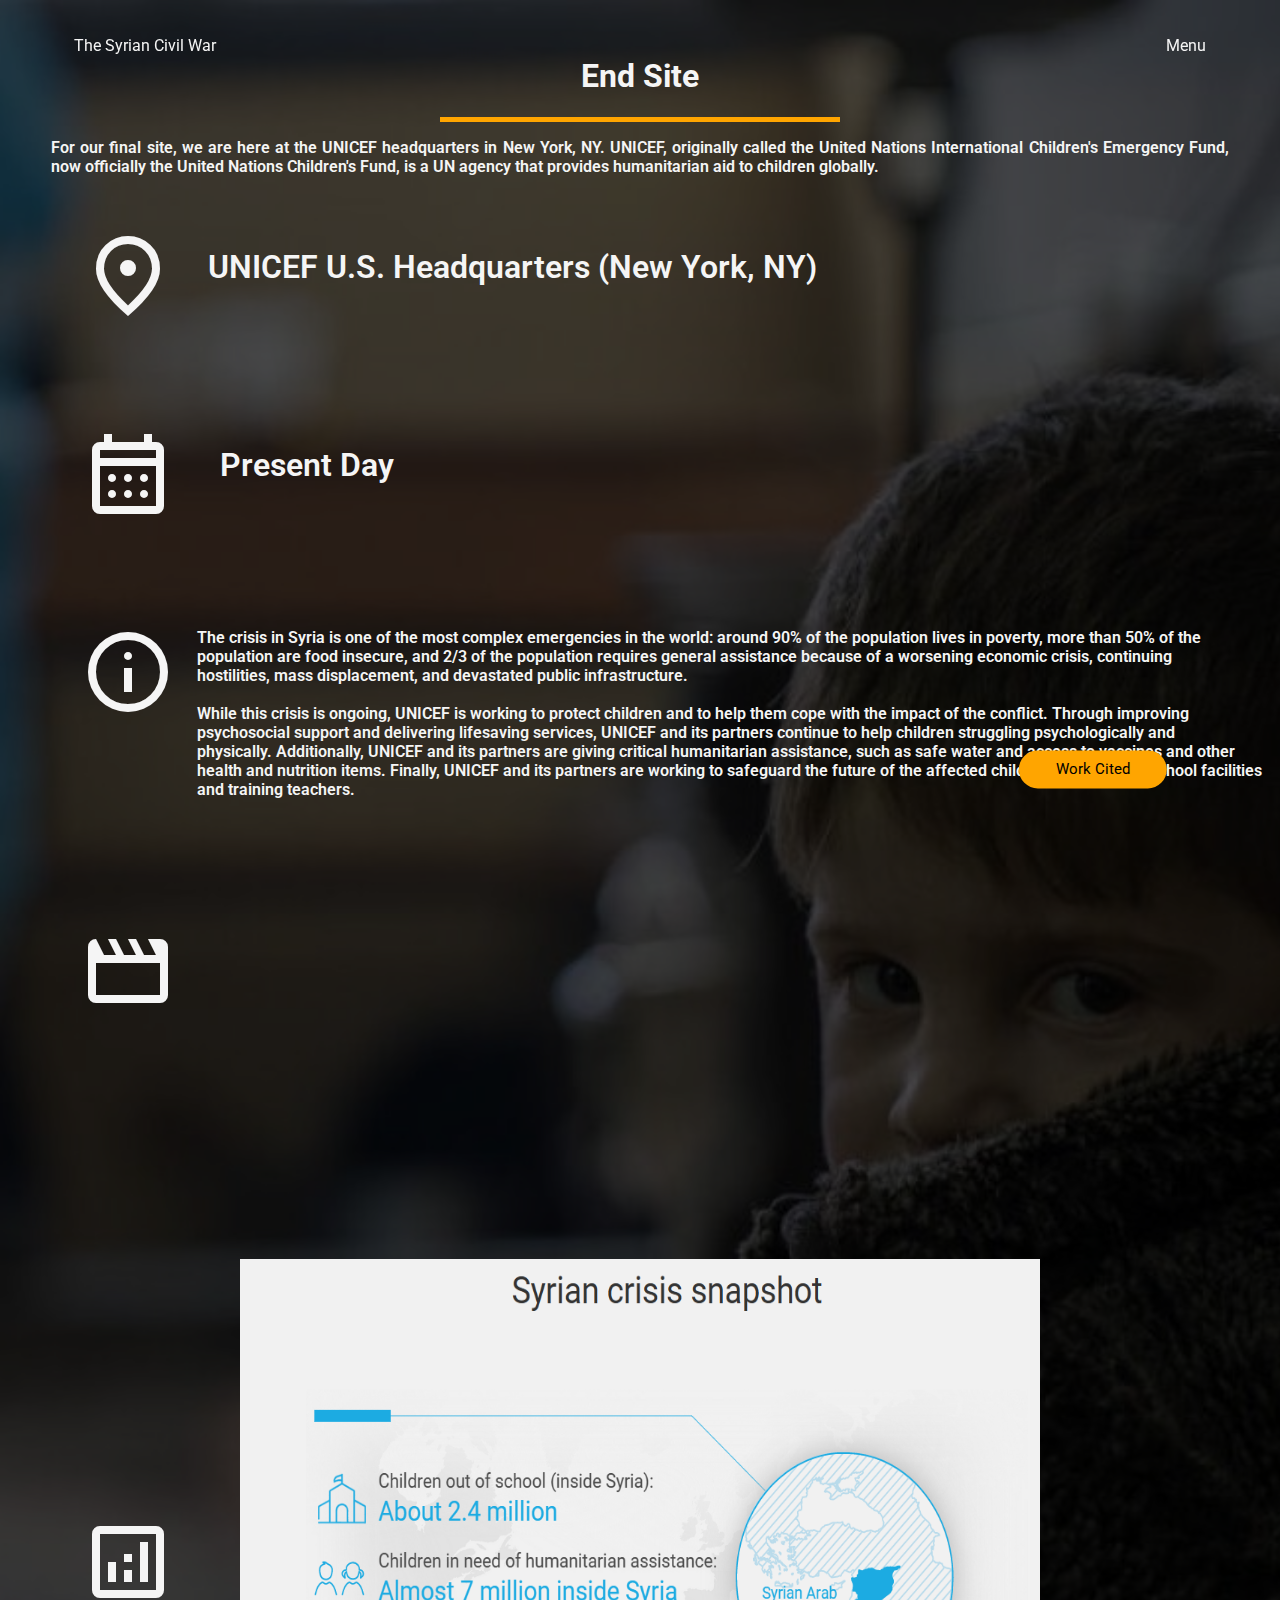
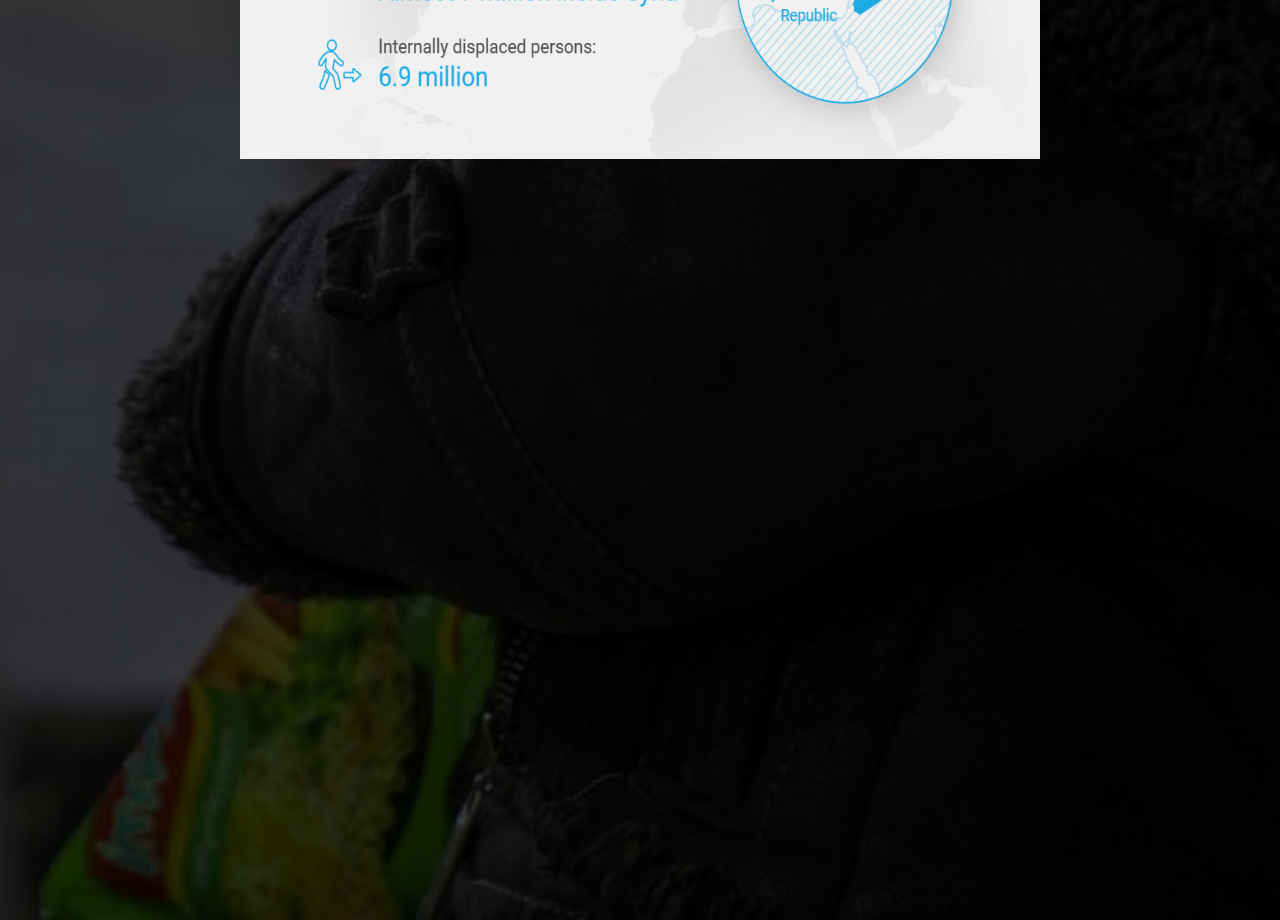
<file: end-site.html>
<!DOCTYPE html>
<html lang="en">
<head>
    <meta charset="UTF-8">
    <meta http-equiv="X-UA-Compatible" content="IE=edge">
    <meta name="viewport" content="width=device-width, initial-scale=1.0">
    <link rel="stylesheet" href="styles.css">
    <link href="https://fonts.googleapis.com/css2?family=Roboto&display=swap" rel="stylesheet">
    <link href="https://fonts.googleapis.com/icon?family=Material+Icons+Outlined" rel="stylesheet">
    <link rel="stylesheet" href="https://fonts.googleapis.com/css2?family=Material+Symbols+Outlined:opsz,wght,FILL,GRAD@48,400,0,0" />
    <title>End Site</title>
</head>
<body style="background-color: black;">
    <div class="main-container" style="height:100vh;">
            <nav class="nav-bar" id="nav">
                <div class="item left-side" id="lNav">
                    <a class='no-style-link' href="index.html">The Syrian Civil War</a>
                </div>
                <div class="item center" id="cNav" style="opacity:0;">
                    End Site
                </div>
                <div class="item right-side" id="rNav" style="cursor:pointer" onclick="toggleMenu()">
                    Menu
                </div>
            </nav>

            <div class="content-page">
                <img src="endsite.jpg" style="z-index:0; position:absolute; height:280vh; min-width: 100vw;  opacity: 0.3;">
                <a id="contactButton" href="citations.html" class="contact-button">  Work Cited</a>
                <div class="hidden-overlay" id="hidden-overlay" style="width:100vw; height:100vh; display:none; z-index: 4; position: absolute; " onclick="hideMenu()"></div>
                <aside class="sidebar" id="sideMenu">
                    <ol class="hover-anim">
                        <li><a class="no-style-link" href="index.html">Home</a></li>
                        <li><a class="no-style-link" href="rally-point.html">Rally Point</a></li>
                        <li><a class="no-style-link" href="destination1.html">Destination 1</a></li>
                        <li><a class="no-style-link" href="destination2.html">Destination 2</a></li>
                        <li><a class="no-style-link" href="destination3.html">Destination 3</a></li>
                        <li><a class="no-style-link" href="end-site.html">End Site</a></li>
                        <li><a class="no-style-link" href="citations.html">Citations</a></li>
                    </ol>
                </aside>
                <div class="details" onclick="hideMenu()" style="font-weight: 600;">
                    <div class="detail detail1">
                        <h1> End Site</h1>
                        <div class="underline lSlide-anim"></div>
                        <p> 
                            For our final site, we are here at the UNICEF headquarters in New York, NY. UNICEF, originally called the 
                            United Nations International Children's Emergency Fund, now officially the United Nations Children's Fund, 
                            is a UN agency that provides humanitarian aid to children globally. 
                        </p>
                        
                    </div>
                    <div class="detail detail2">
                        <span class="material-symbols-outlined" style="transform:scale(4) translateX(-10vw); align-self: center;">
                            location_on
                            </span>
                        <p style="font-size: xx-large; transform:translateY(-8vh) translateX(-10vw);" class="same-line-text">UNICEF U.S. Headquarters (New York, NY) </p>
                    </div>

                   <div class="detail detail3">
                    <span class="material-symbols-outlined"style="transform:scale(4) translateX(-10vw); align-self: center;">
                        calendar_month
                        </span>
                        <p style="font-size: xx-large; transform:translateY(-8vh) translateX(-26vw);" class="same-line-text">Present Day</p>
                    </div>
                    
                    <div class="detail detail4" >
                        <span class="material-symbols-outlined"style="transform:scale(4) translateX(-10vw); align-self: center;">
                            info
                            </span>
                            <p style="transform:translateY(-8vh) translateX(7vw) ;" class="same-line-text">
                                The crisis in Syria is one of the most complex emergencies in the world: around 90% of the population lives in poverty, more 
                                than 50% of the <br> population are food insecure, and 2/3 of the population requires general assistance because of a worsening 
                                economic crisis, continuing <br> hostilities, mass displacement, and devastated public infrastructure. 
                                <br><br>
                                While this crisis is ongoing, UNICEF is working to protect children and to help them cope with the impact of the conflict. 
                                Through improving <br> psychosocial support and delivering lifesaving services, UNICEF and its partners continue to help children 
                                struggling psychologically and <br> physically. Additionally, UNICEF and its partners are giving critical humanitarian assistance,
                                such as safe water and access to vaccines and other <br> health and nutrition items. Finally, UNICEF and its partners are working 
                                to safeguard the future of the affected children by improving school facilities <br> and training teachers. 
                                
                                
                                
                            </p>
                        </div>
                        <div class="detail detail5">
                            <span class="material-symbols-outlined"style="transform:scale(4) translateX(-10vw); align-self: center;">
                                movie
                            </span>
                            <iframe width="560" height="315" style="transform: translateY(-12vh);" src="https://www.youtube.com/embed/j2mg9bbgoIk" title="YouTube video player" frameborder="0" allow="accelerometer; autoplay; clipboard-write; encrypted-media; gyroscope; picture-in-picture; web-share" allowfullscreen></iframe>
                        </div>
                        <div class="detail detail6">
                            <span class="material-symbols-outlined"style="transform:scale(4) translateX(-10vw) translateY(5vh); align-self: center;">
                                analytics
                            </span>
                            <img src="endsite.png" width="800" height="500" style="transform:translateY(-15vh)">
                        </div>
                </div>
            </div>
    </div>
</body>
</html>
<script src="general.js"></script>
</file>
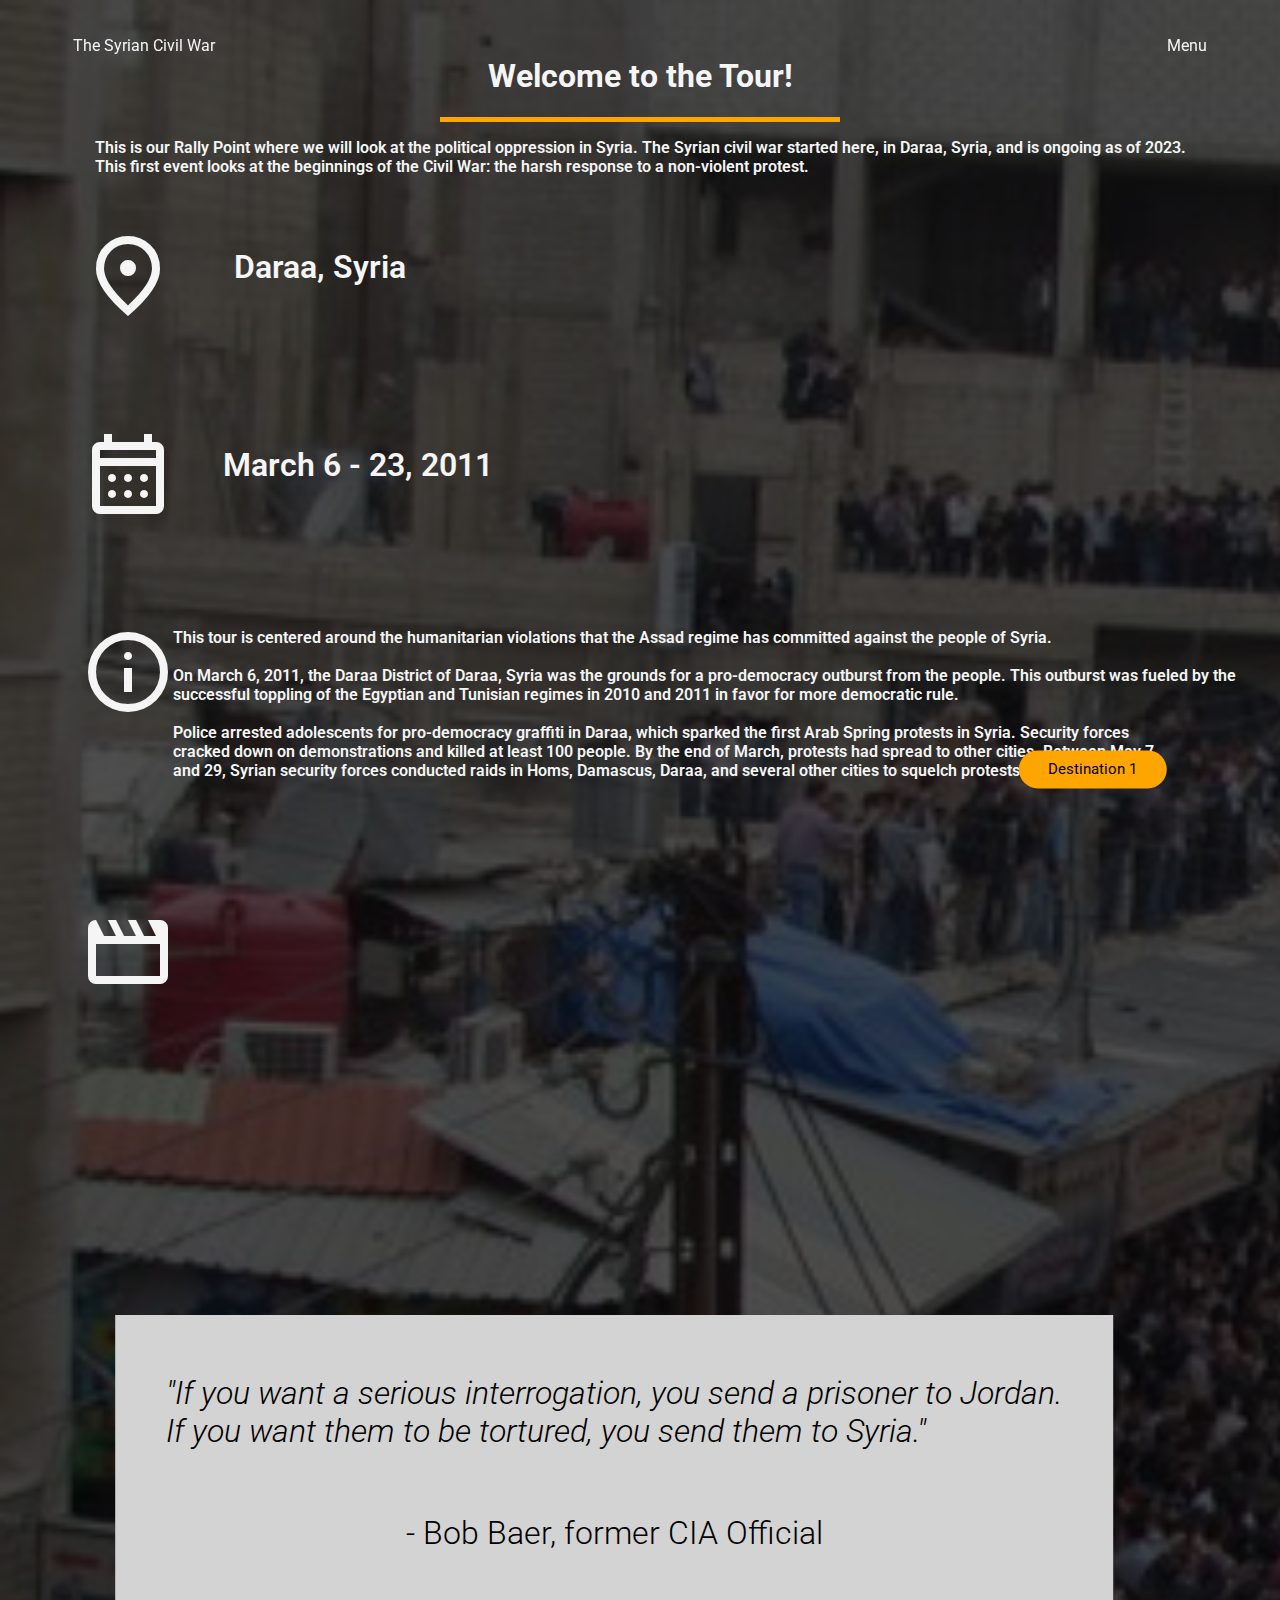
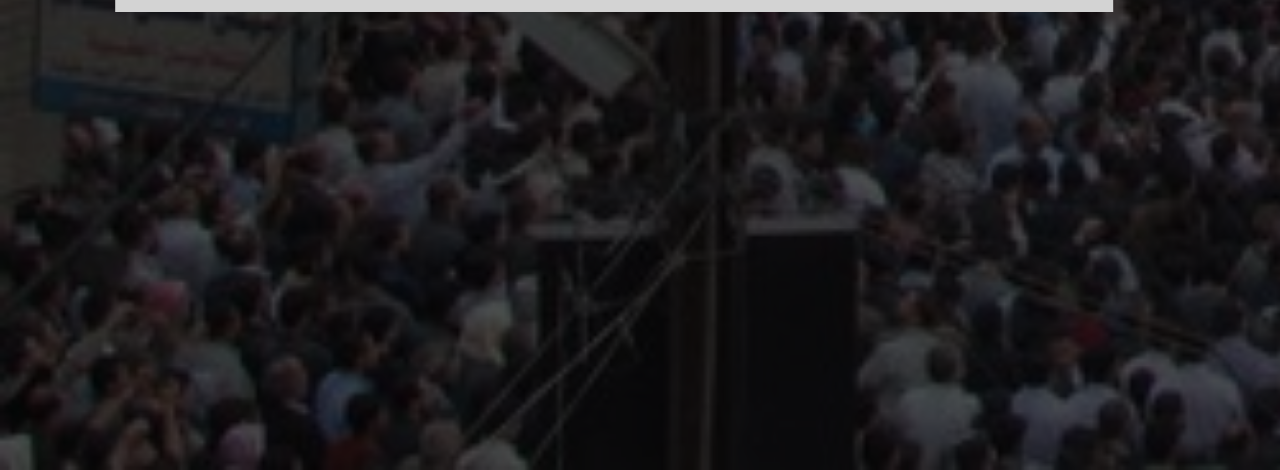
<file: rally-point.html>
<!DOCTYPE html>
<html lang="en">
<head>
    <meta charset="UTF-8">
    <meta http-equiv="X-UA-Compatible" content="IE=edge">
    <meta name="viewport" content="width=device-width, initial-scale=1.0">
    <link rel="stylesheet" href="styles.css">
    <link href="https://fonts.googleapis.com/css2?family=Roboto&display=swap" rel="stylesheet">
    <link href="https://fonts.googleapis.com/icon?family=Material+Icons+Outlined" rel="stylesheet">
    <link rel="stylesheet" href="https://fonts.googleapis.com/css2?family=Material+Symbols+Outlined:opsz,wght,FILL,GRAD@48,400,0,0" />
    <title>The Rally Point</title>
</head>
<body style="background-color: black;">
    <div class="main-container" style="height:100vh;">
            <nav class="nav-bar" id="nav">
                <div class="item left-side" id="lNav">
                    <a class='no-style-link' href="index.html">The Syrian Civil War</a>
                </div>
                <div class="item center" id="cNav" style="opacity:0;">
                    Rally Point
                </div>
                <div class="item right-side" id="rNav" style="cursor:pointer" onclick="toggleMenu()">
                    Menu

                </div>
            </nav>

            <div class="content-page">
                <img src="rally_point.jpg" style="z-index:0; position:absolute; height:230vh; min-width: 100vw;  opacity: 0.3;">
                <a id="contactButton" href="destination1.html" class="contact-button">  Destination 1</a>
                <div class="hidden-overlay" id="hidden-overlay" style="width:100vw; height:100vh; display:none; z-index: 4; position: absolute; " onclick="hideMenu()"></div>
                <aside class="sidebar" id="sideMenu">
                    <ol class="hover-anim">
                        <li><a class="no-style-link" href="index.html">Home</a></li>
                        <li><a class="no-style-link" href="rally-point.html">Rally Point</a></li>
                        <li><a class="no-style-link" href="destination1.html">Destination 1</a></li>
                        <li><a class="no-style-link" href="destination2.html">Destination 2</a></li>
                        <li><a class="no-style-link" href="destination3.html">Destination 3</a></li>
                        <li><a class="no-style-link" href="end-site.html">End Site</a></li>
                        <li><a class="no-style-link" href="citations.html">Citations</a></li>
                    </ol>
                </aside>
                <div class="details" onclick="hideMenu()" style="font-weight: 600;">
                    <div class="detail detail1">
                        <h1> Welcome to the Tour!</h1>
                        <div class="underline lSlide-anim"></div>
                        <p> This is our Rally Point where we will look at the political oppression in Syria. The Syrian civil war started
                            here, in Daraa, Syria, and is ongoing as of 2023. <br>This first event looks at the beginnings of the Civil War: 
                            the harsh response to a non-violent protest. 
                        </p>
                        
                    </div>
                    <div class="detail detail2">
                        <span class="material-symbols-outlined" style="transform:scale(4) translateX(-10vw); align-self: center;">
                            location_on
                            </span>
                        <p style="font-size: xx-large; transform:translateY(-8vh) translateX(-25vw);" class="same-line-text">Daraa, Syria </p>
                    </div>

                   <div class="detail detail3">
                    <span class="material-symbols-outlined"style="transform:scale(4) translateX(-10vw); align-self: center;">
                        calendar_month
                        </span>
                        <p style="font-size: xx-large; transform:translateY(-8vh) translateX(-22vw);" class="same-line-text">March 6 - 23, 2011</p>
                    </div>
                    
                    <div class="detail detail4" >
                        <span class="material-symbols-outlined"style="transform:scale(4) translateX(-10vw); align-self: center;">
                            info
                            </span>
                            <p style="transform:translateY(-8vh) translateX(5vw) ;" class="same-line-text">
                                This tour is centered around the humanitarian violations that the Assad regime has committed against the
                                people of Syria.<br><br> On March 6, 2011, the Daraa District of Daraa, Syria was the grounds for a pro-democracy
                                outburst from the people. This outburst was fueled by the <br>successful toppling of the Egyptian and Tunisian
                                regimes in 2010 and 2011 in favor for more democratic rule.<br><br> Police arrested adolescents for pro-democracy
                                graffiti in Daraa, which sparked the first Arab Spring protests in Syria. Security forces<br> cracked down 
                                on demonstrations and killed at least 100 people. By the end of March, protests had spread to other 
                                cities. Between May 7 <br> and 29, Syrian security forces conducted raids in Homs, Damascus, Daraa, and several
                                other cities to squelch protests.
                            </p>
                        </div>
                        <div class="detail detail5">
                            <span class="material-symbols-outlined"style="transform:scale(4) translateX(-10vw); align-self: center;">
                                movie
                            </span>
                            <iframe style="transform: translateY(-15vh);" width="560" height="315" src="https://www.youtube.com/embed/MWVC727tXCk" title="YouTube video player" frameborder="0" allow="accelerometer; autoplay; clipboard-write; encrypted-media; gyroscope; picture-in-picture; web-share" allowfullscreen></iframe>
                        </div>
                        <div class="detail detail6" style="height: 25vh; width: 70vw; background-color: lightgray; color:black; justify-content: center; align-content: center; transform: translateX(9vw); font-size: xx-large; font-weight: 300;">
                            <p style="font-style: italic;">
                                "If you want a serious interrogation, you send a prisoner to Jordan. If you want them to be tortured, 
                                you send them to Syria."
                            </p>

                            <p> - Bob Baer, former CIA Official</p>
                        </div>
                </div>
            </div>
    </div>
</body>
</html>
<script src="general.js"></script>
</file>
<file: styles.css>
/* Animations */
@keyframes fadeIn{
    from{
        opacity:0;
    }
    to{
        opacity: 1;
    }
}

@keyframes fadeOut{
    from{
        opacity: 1;
    }
    to{
        opacity: 0;
    }
}
@keyframes textOpacityUp{
    from{
        opacity: 0.1;
    }
    to{
        opacity: 1;
    }
}
@keyframes textOpacityReset{
    from{
        opacity: 1;
    }
    to{
        opacity: 0.1;
    }
}
@keyframes hover{
    0%,  100%{
        transform:translateY(0);
    }
    50%{
        transform:translateY(-10px);
    }
}
@keyframes lSlide{
    0%{
        transform:translateX(-500px);
    }
    100%{
        transform:translateX(0);
    }
}
.fadeIn-anim{
    animation: fade 10s ease-in-out
}

.fadeOut-anim{
    animation: fadeOut 1s ease-in 
}
.hover-anim{
    animation:hover 2s infinite ease-in-out
}
.lSlide-anim{
    animation:lSlide 0.5s ease-in
}
/* Styles */
body{
    margin:0;
    font-family: 'Roboto', sans-serif;
    overflow-x:hidden;

}
.main-container{
    display:flex;
    flex-direction: column;
    background-color:black;
}

.nav-bar{
    display:grid;
    /* background-color:rgba(0,0,0, 0.1); */
    min-height:10vh;
    grid-auto-flow: column;
    color:whitesmoke;
    position:fixed;
    width: 100vw;
    z-index: 4;
}

.nav-bar .item{
    display: flex;
    align-items: center;
    justify-content: center;
}

.nav-bar .center{
    grid-column: auto / span 5;
}

.landing-page{
    display:grid;
    min-width: 100vw;
    min-height:90vh;
    grid-template-columns: repeat(3, 1fr);
    grid-template-rows: repeat(3, 1fr);
}

.landing-page .background{
    height: 100vh;
    width:100vw;
    grid-row:1/end;
    grid-column: 1/end;
    opacity:0.5;
}

 .sidebar{

    text-align: center;
    color:whitesmoke;
    font-size: x-large;
    
}

.sidebar ol{
    list-style:none;
    line-height: 100px;
}

.landing-page .sidebar{
    grid-row: 1 / 4;
    grid-column: 1/2;

}

.landing-page .title-content{
    color:whitesmoke;
    grid-row: 2/ 3;
    grid-column: 2/ 3;
    z-index: 1;
    text-align: center; 
    text-shadow:black 10px 0 10px;
}

footer{
    background-color:ghostwhite;
    color:black;
    margin-top:10vh;
    min-width: 100vw;
    min-height:40vh;
    display: grid;
    grid-template-columns: repeat(3, 1fr);
    grid-template-rows: repeat(3, 1fr);
    grid-auto-flow: row;
    z-index: 1;
    grid-template-areas: "lHeader cHeader rHeader" "instagram privacy placeholder" "fiverr tos placeholder2" ;



}

footer .item{
    border-right:1px dashed black;
    min-width: 100%;
    text-align: center;
}
footer .lHeader{
    grid-area: lHeader;
}
footer .cHeader{
    grid-area: cHeader;
}
footer .rHeader{
    grid-area: rHeader;
}
footer .instagram{
    grid-area: instagram;
}
footer .fiverr{
    grid-area: fiverr;
}
footer .placeholder{
    grid-area: placeholder;
}
footer .placeholder2{
    grid-area: placeholder2;
}
footer .privacy{
    grid-area: privacy;
}
footer .tos{
    grid-area: tos;
}


.same-line-text{
    display:flex;
    /* justify-content:;  */
    justify-content:center; 
    align-items: center;
}
/*
.custom-button{
    background:none;
    border:none;
    color:darkgoldenrod;
    font-size: 60px;
} */

#tiles{
    display: grid;
    grid-template-columns: repeat(var(--columns), 1fr);
    grid-template-rows: repeat(var(--rows), 1fr);
}

.no-style-link{
    text-decoration: none;
    color:whitesmoke;
}

.content-page{
    display: grid;
    min-width: 100vw;
    /* min-height:90vh; */
    grid-template-rows:1fr;
    grid-template-columns: repeat(3, 1fr);
    color:whitesmoke;
    row-gap: 20px;
    text-align: justify;
    /* justify-items: center; */
}
.content-page .sidebar{
    grid-row: 1/1;
    display: none;
    grid-column: 3/3;
    height: 100%;
    background-color: rgba(0,0,0, 0.8);
    /* display: grid;
    grid-template-rows: 1fr;
    grid-template-columns: 1fr;
    justify-content: center; */
    z-index: 4;
    margin-right: 30px;
}
/* .content-page .sidebar ol{
    grid-row: 1 / 1;
    grid-column: 1/1;
}
.content-page .sideMenu{
    height: 100vh;
    grid-row: 1 / 1;
    grid-column: 1/1;

} */
.details{
    grid-row: 1/1;
    grid-column:1/end;
    z-index: 3;
}
.detail{
    /* background-color: green; */
    /* border:1px solid white; */
    padding: 4vh 4vw;
    display: flex;
    flex-direction: column;
    align-items: center;
    text-align: justify;
    /* border-top-right-radius: 100px; */
    /* border-bottom-right-radius: 100px; */
}
.gridDetail, .subdetail{
    /* display: flex;
    flex-direction: row;
     background-color: green; 
    border-right: 10px solid black;
    /* padding:0vh 1vw;     
    justify-content: space-around;
    height:40vh;
    
    background-color: blue; */
    display: grid;
    grid-auto-flow: column;
    grid-template-columns: repeat(3, 1fr);
    grid-template-rows: 1fr;
    text-align: center;
    /* border:1px solid white; */
    column-gap:1vw;
    height:40vh;
    width:30vw;
}
.subdetail{
    display:grid;
    grid-template-columns: 1fr;
    grid-template-rows: 1fr;
    color:ghostwhite;
    background-color: black;


}
.cover{
    display: flex;
    grid-column: 1/1;
    grid-row: 1/1;
    background-color: rgba(255, 255, 255, 0.6);
    color:black;
    justify-content: center;
    align-items: center;
    z-index: 1;
}
/* #cover:hover{
    display:none !important;
} */

.subdetail .content{
    grid-column: 1/1;
    grid-row: 1/1;
    opacity: 0.1;
    margin:1em;
    text-align: justify;
}
/* #content:hover{
    opacity: 1 !important;
} */

/* .subdetail2{
    background-color: green;
}

.subdetail3{
    background-color: blue;   
} */

/* .detail1{
    text-align: center;
} */
.underline{
    width:400px;
    height:5px;
    background-color:orange;
}

.contact-button, .special-contact-button {
    width: 10%;
    text-align: center;
    /*padding: 30px;*/
    /*transform: scale(1.7);*/
    display: inline-block;
    padding: 10px;
    color: black !important;
    background-color: orange;
    border-radius: 24px;
    font-size: 15px;
    text-decoration: none;
    cursor:pointer;
    position: absolute;
    top: 80%;
    left: 90%;
    transform: translate(-90%, 80%);
    opacity: 1;
    z-index: 4;
    position: fixed;
}
.contact-button:hover{
    box-shadow: inset 0px 0px 400px 110px rgba(0, 0, 0, .3);
}

/* .contact-button[data-scroll] {
    /* background-color: orange;
    top: 85vh;
    left: 93%;
    z-index: 4; */
   
/* } */ 

bold{
    font-weight: 600;
}

/* Popup Styles */
.popup .overlay {
    position: fixed;
    top: 0px;
    left: 0px;
    width: 100vw;
    height: 100vh;
    background: rgba(0,0,0,0.7);
    z-index: 5;
    display: none;
}

.popup .popup-content {
    position: fixed;
    top: 50%;
    left: 50%;
    transform: translate(-50%, -50%) scale(0);
    background-color: white;
    width: 50vh;
    height: 80vh;
    z-index: 6;
    text-align: center;
    padding: 20px;
    box-sizing: border-box;
}

.popup .close-btn {
    position: absolute;
    right: 2px;
    top: 2px;
    width: 25px;
    height: 25px;
    background: #222;
    color: #fff;
    font-size: 25px;
    font-weight: 600;
    line-height: 25px;
    text-align: center;
    border-radius: 12px;
    cursor: pointer;
}

.popup.active .overlay {
    display: block;
}

.popup.active .popup-content {
    transition: all 800ms ease-in-out;
    transform: translate(-50%, -50%) scale(1);
}

.popup p {
    font-size: 1.3vh;
}

.popup form {
    padding-top: 25px;
}
</file>
